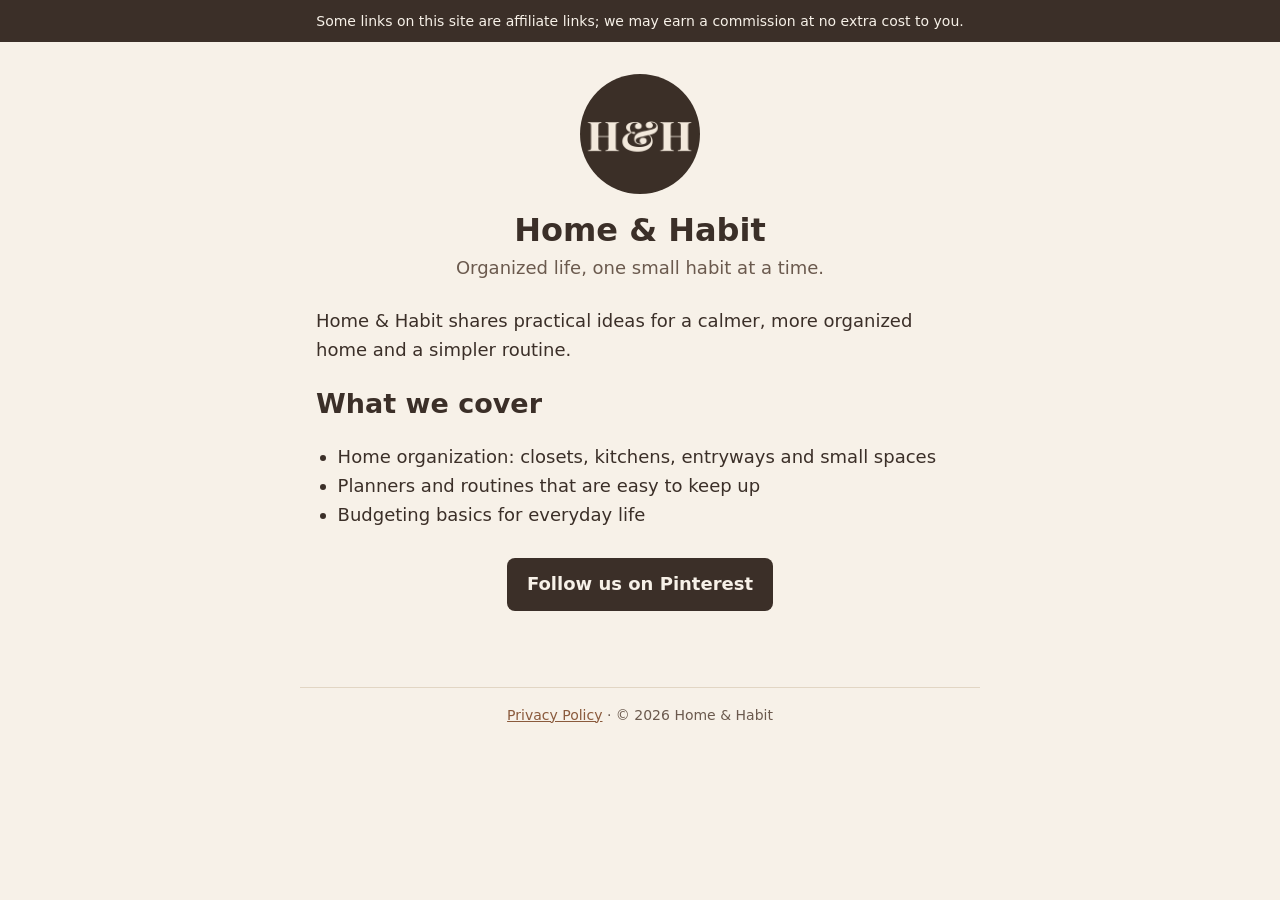
<file: index.html>
<!DOCTYPE html>
<html lang="en">
<head>
<meta charset="utf-8">
<meta name="viewport" content="width=device-width, initial-scale=1">
<title>Home &amp; Habit | Organized life</title>
<meta name="description" content="Home &amp; Habit: simple ideas for an organized home, planners and budgeting.">
<meta name="p:domain_verify" content="ec677f904ebebcb422bb736d4d394c27"/>
<link rel="stylesheet" href="style.css">
</head>
<body>
<div class="disclosure">Some links on this site are affiliate links; we may earn a commission at no extra cost to you.</div>
<main>
<img class="avatar" src="assets/avatar.png" alt="Home &amp; Habit logo" width="120" height="120">
<h1>Home &amp; Habit</h1>
<p class="tag">Organized life, one small habit at a time.</p>
<p>Home &amp; Habit shares practical ideas for a calmer, more organized home and a simpler routine.</p>
<h2>What we cover</h2>
<ul>
<li>Home organization: closets, kitchens, entryways and small spaces</li>
<li>Planners and routines that are easy to keep up</li>
<li>Budgeting basics for everyday life</li>
</ul>
<p class="cta"><a class="btn" href="https://www.pinterest.com/thehomeandhabit/">Follow us on Pinterest</a></p>
</main>
<footer><a href="privacy.html">Privacy Policy</a> &middot; &copy; 2026 Home &amp; Habit</footer>
</body>
</html>
</file>
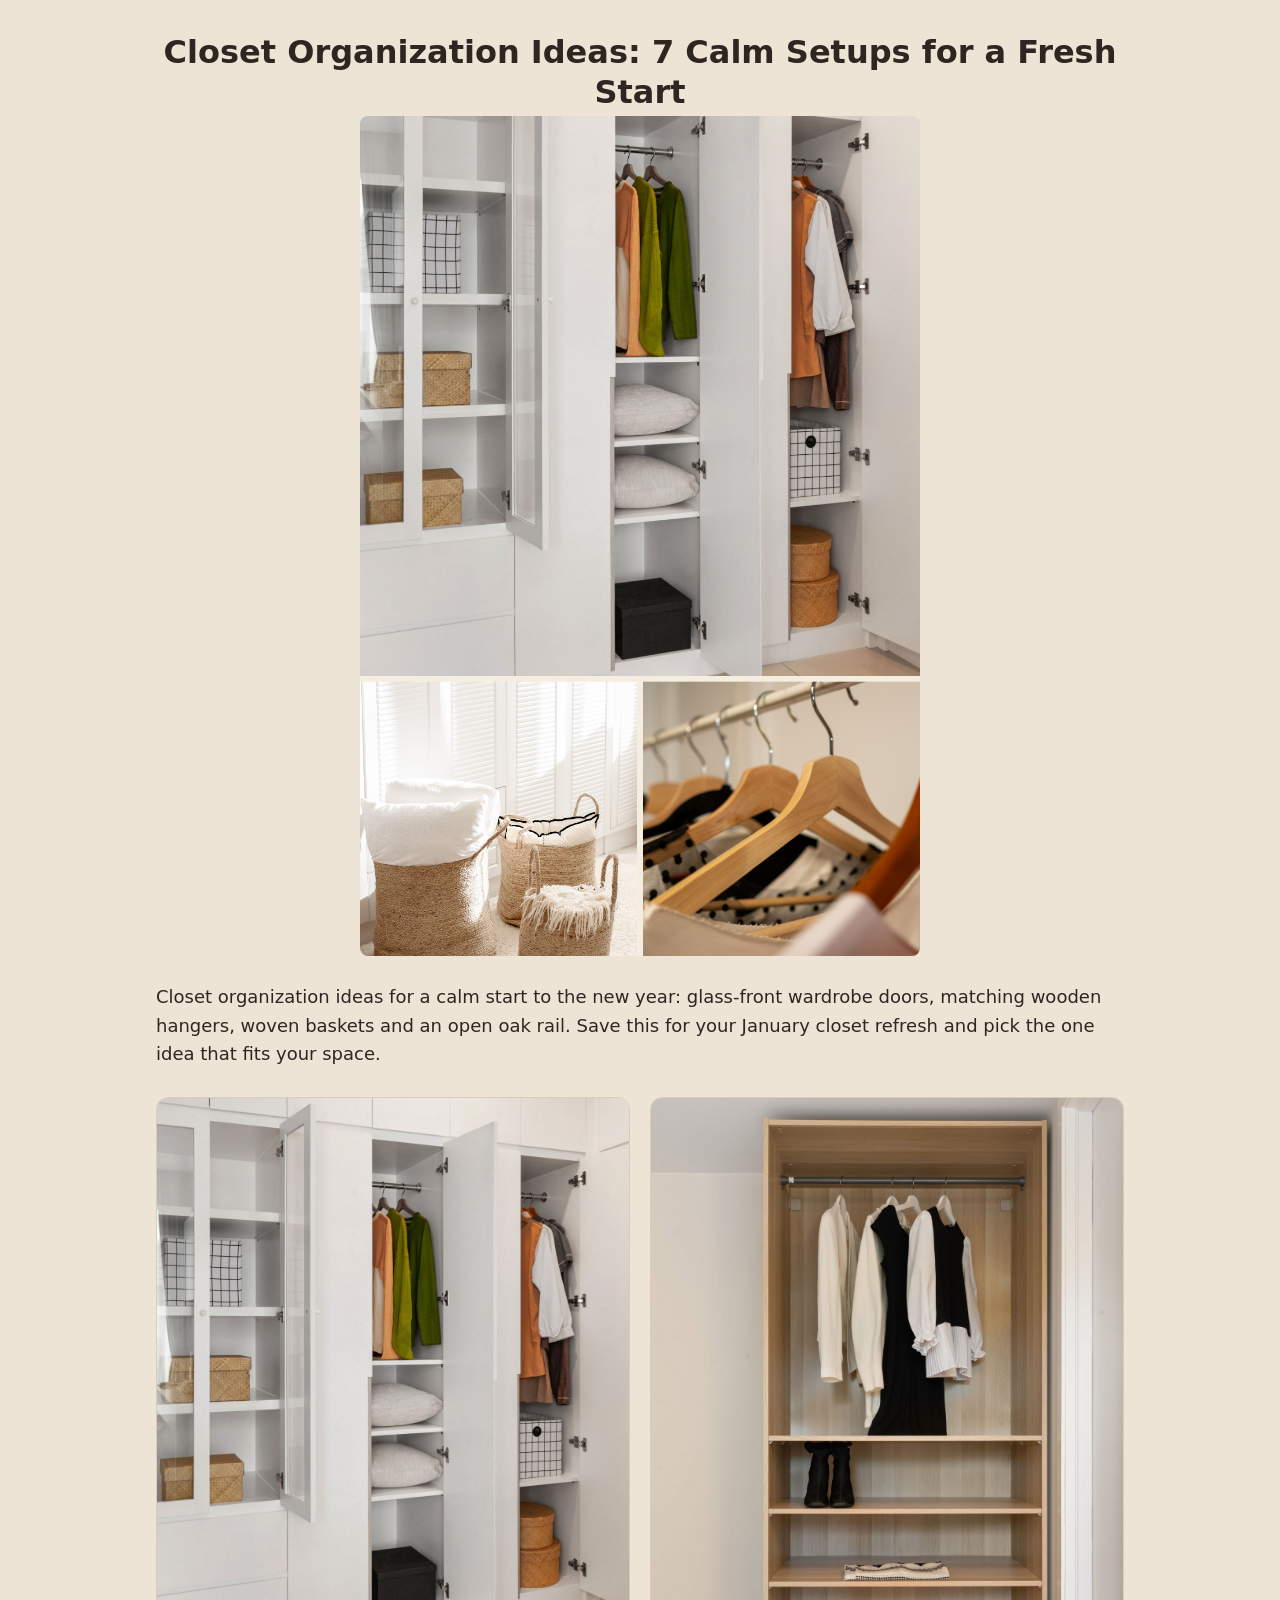
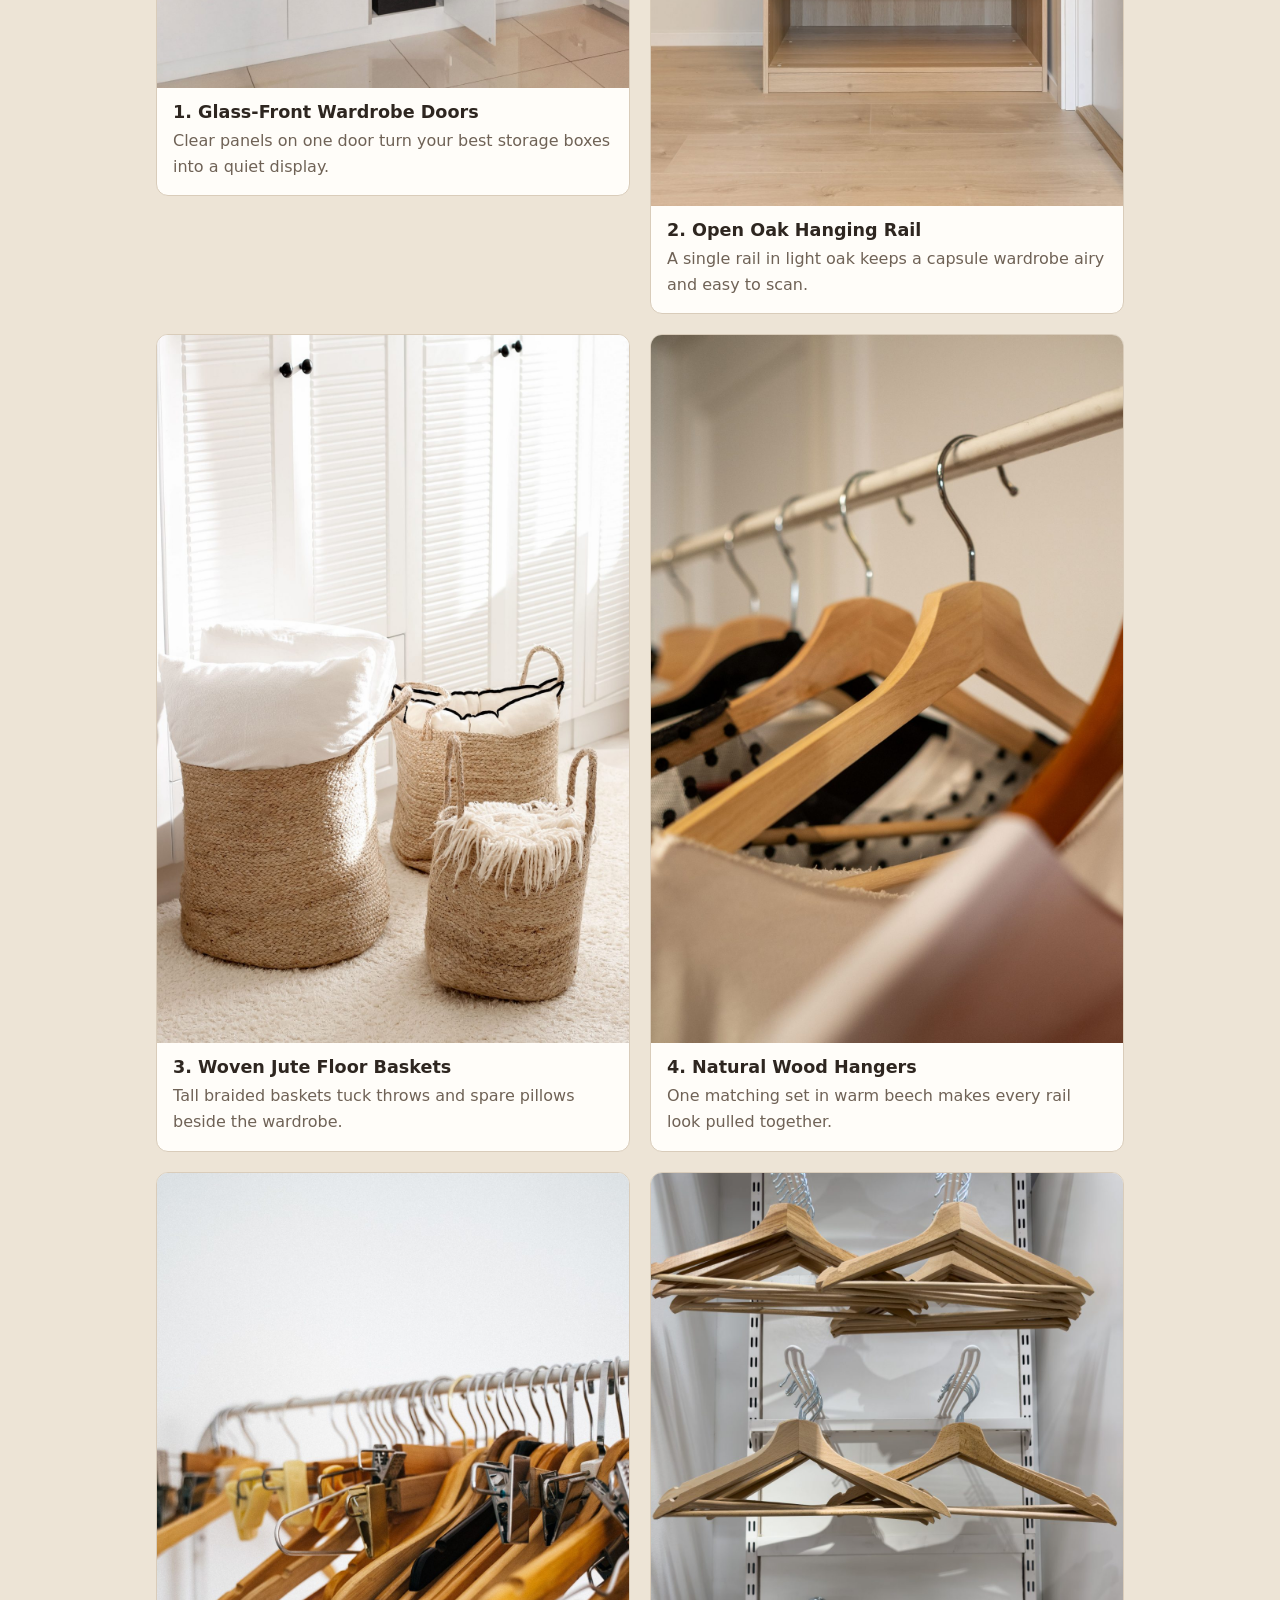
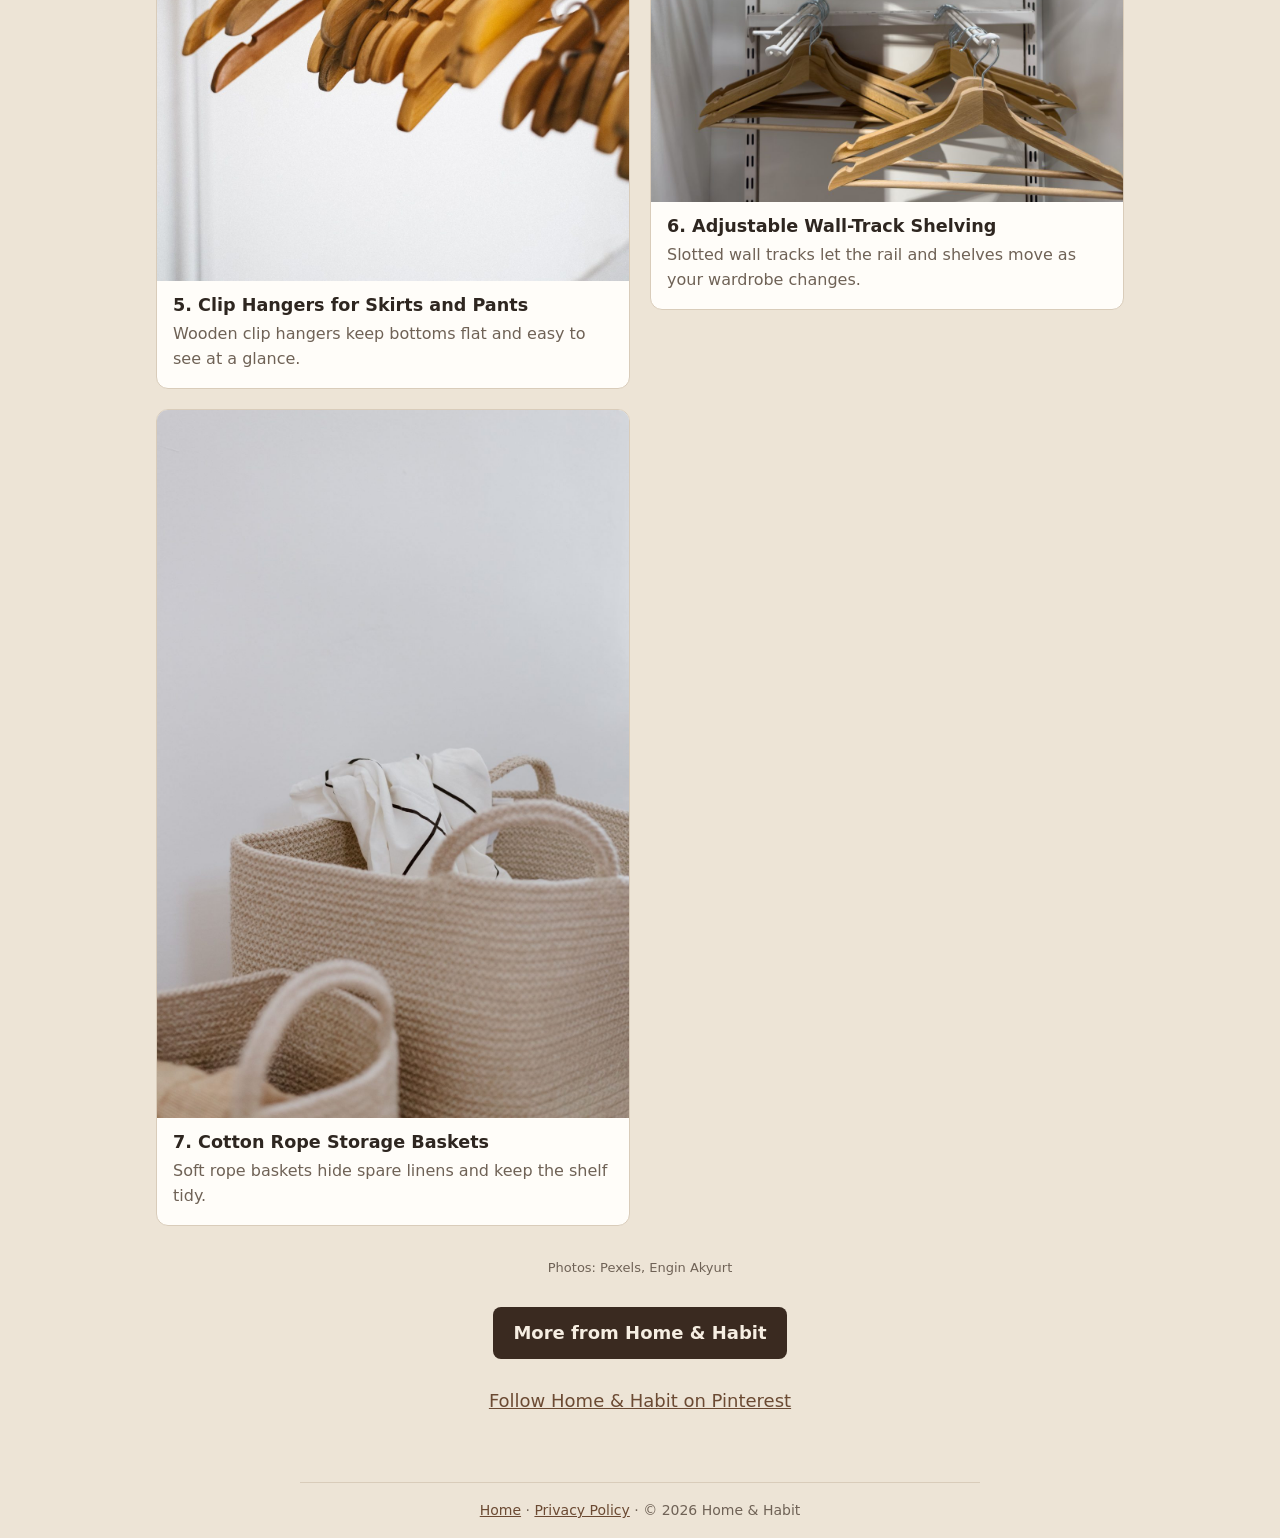
<file: ideas/closet-organization-ideas/index.html>
<!DOCTYPE html>
<!-- generated by src/landing.ts -->
<html lang="en">
<head>
<meta charset="utf-8">
<meta name="viewport" content="width=device-width, initial-scale=1">
<title>Closet Organization Ideas: 7 Calm Setups for a Fresh Start | Home &amp; Habit</title>
<meta name="description" content="Closet organization ideas for a calm start to the new year: glass-front wardrobe doors, matching wooden hangers, woven baskets and an open oak rail. Save this for your January closet refresh and pick the one idea that fits your space.">
<link rel="canonical" href="https://thehomeandhabit.github.io/ideas/closet-organization-ideas/">
<meta property="og:type" content="article">
<meta property="og:site_name" content="Home &amp; Habit">
<meta property="og:title" content="Closet Organization Ideas: 7 Calm Setups for a Fresh Start">
<meta property="og:description" content="Closet organization ideas for a calm start to the new year: glass-front wardrobe doors, matching wooden hangers, woven baskets and an open oak rail. Save this for your January closet refresh and pick the one idea that fits your space.">
<meta property="og:url" content="https://thehomeandhabit.github.io/ideas/closet-organization-ideas/">
<meta property="og:image" content="https://thehomeandhabit.github.io/pins/pin-004.png">
<meta property="og:image:alt" content="Bright white wardrobe with a glass-front door, woven boxes and hanging clothes above two detail photos of woven jute baskets and natural wooden hangers">
<link rel="stylesheet" href="../../style.css">
<style>:root{--bg:#EDE4D6;--ink:#2E2620;--muted:#6F6256;--accent:#6B4A33;--card:#FFFDF9;--line:#D9CCBA}.btn{background:#3A2A20;color:#F6EEE2}@media(prefers-color-scheme:dark){:root{--bg:#1C1713;--ink:#F0E8DC;--muted:#B5A797;--accent:#D2A77F;--card:#26201A;--line:#3A3027}.btn{background:#D2A77F;color:#1C1713}}.hero{max-width:560px;margin:0 auto}.ideas{display:grid;grid-template-columns:1fr;gap:20px;align-items:start;margin:28px 0 0}.step{background:var(--card);border:1px solid var(--line);border-radius:12px;overflow:hidden}.step img{display:block;width:100%;height:auto}.step h2{font-size:1.1rem;margin:0;padding:14px 16px 4px}.step p{margin:0;padding:0 16px 16px;color:var(--muted);font-size:1rem}.credit{font-size:13px;color:var(--muted);text-align:center;margin:32px 0 0}@media(min-width:900px){main{max-width:1000px}.ideas{grid-template-columns:1fr 1fr}}</style>
</head>
<body>
<main>
<h1>Closet Organization Ideas: 7 Calm Setups for a Fresh Start</h1>
<p class="hero"><img src="../../pins/pin-004.png" alt="Bright white wardrobe with a glass-front door, woven boxes and hanging clothes above two detail photos of woven jute baskets and natural wooden hangers" width="1000" height="1500" style="max-width:100%;height:auto;border-radius:8px"></p>
<p>Closet organization ideas for a calm start to the new year: glass-front wardrobe doors, matching wooden hangers, woven baskets and an open oak rail. Save this for your January closet refresh and pick the one idea that fits your space.</p>
<div class="ideas">
<section class="step">
<img src="img/closet-9646754.jpg" alt="White wardrobe with a glass-front door showing woven storage boxes and a rail of folded-over knitwear" width="1200" height="1500" loading="lazy">
<h2>1. Glass-Front Wardrobe Doors</h2>
<p>Clear panels on one door turn your best storage boxes into a quiet display.</p>
</section>
<section class="step">
<img src="img/closet-19878542.jpg" alt="Light oak wardrobe with one hanging rail of white and black clothes and open shelves below" width="1200" height="1800" loading="lazy">
<h2>2. Open Oak Hanging Rail</h2>
<p>A single rail in light oak keeps a capsule wardrobe airy and easy to scan.</p>
</section>
<section class="step">
<img src="img/closet-31390667.jpg" alt="Tall braided jute baskets holding pillows and a fringed throw in front of white louvered doors" width="1200" height="1800" loading="lazy">
<h2>3. Woven Jute Floor Baskets</h2>
<p>Tall braided baskets tuck throws and spare pillows beside the wardrobe.</p>
</section>
<section class="step">
<img src="img/closet-9850406.jpg" alt="Natural wooden hangers on a rail against a soft beige wall" width="1200" height="1800" loading="lazy">
<h2>4. Natural Wood Hangers</h2>
<p>One matching set in warm beech makes every rail look pulled together.</p>
</section>
<section class="step">
<img src="img/closet-6594383.jpg" alt="Rail of wooden clip hangers for skirts and pants against a white wall" width="1200" height="1800" loading="lazy">
<h2>5. Clip Hangers for Skirts and Pants</h2>
<p>Wooden clip hangers keep bottoms flat and easy to see at a glance.</p>
</section>
<section class="step">
<img src="img/closet-39875855.jpg" alt="Wooden hangers on a rail mounted to a slotted wall track in a white closet" width="1200" height="1600" loading="lazy">
<h2>6. Adjustable Wall-Track Shelving</h2>
<p>Slotted wall tracks let the rail and shelves move as your wardrobe changes.</p>
</section>
<section class="step">
<img src="img/closet-10554836.jpg" alt="Cotton rope basket with handles holding folded white linens against a pale wall" width="1200" height="1800" loading="lazy">
<h2>7. Cotton Rope Storage Baskets</h2>
<p>Soft rope baskets hide spare linens and keep the shelf tidy.</p>
</section>
</div>
<p class="credit">Photos: Pexels, Engin Akyurt</p>
<p class="cta"><a class="btn" href="../../index.html">More from Home &amp; Habit</a></p>
<p style="text-align:center"><a href="https://www.pinterest.com/thehomeandhabit/">Follow Home &amp; Habit on Pinterest</a></p>
</main>
<footer><a href="../../index.html">Home</a> &middot; <a href="../../privacy.html">Privacy Policy</a> &middot; &copy; 2026 Home &amp; Habit</footer>
</body>
</html>
</file>
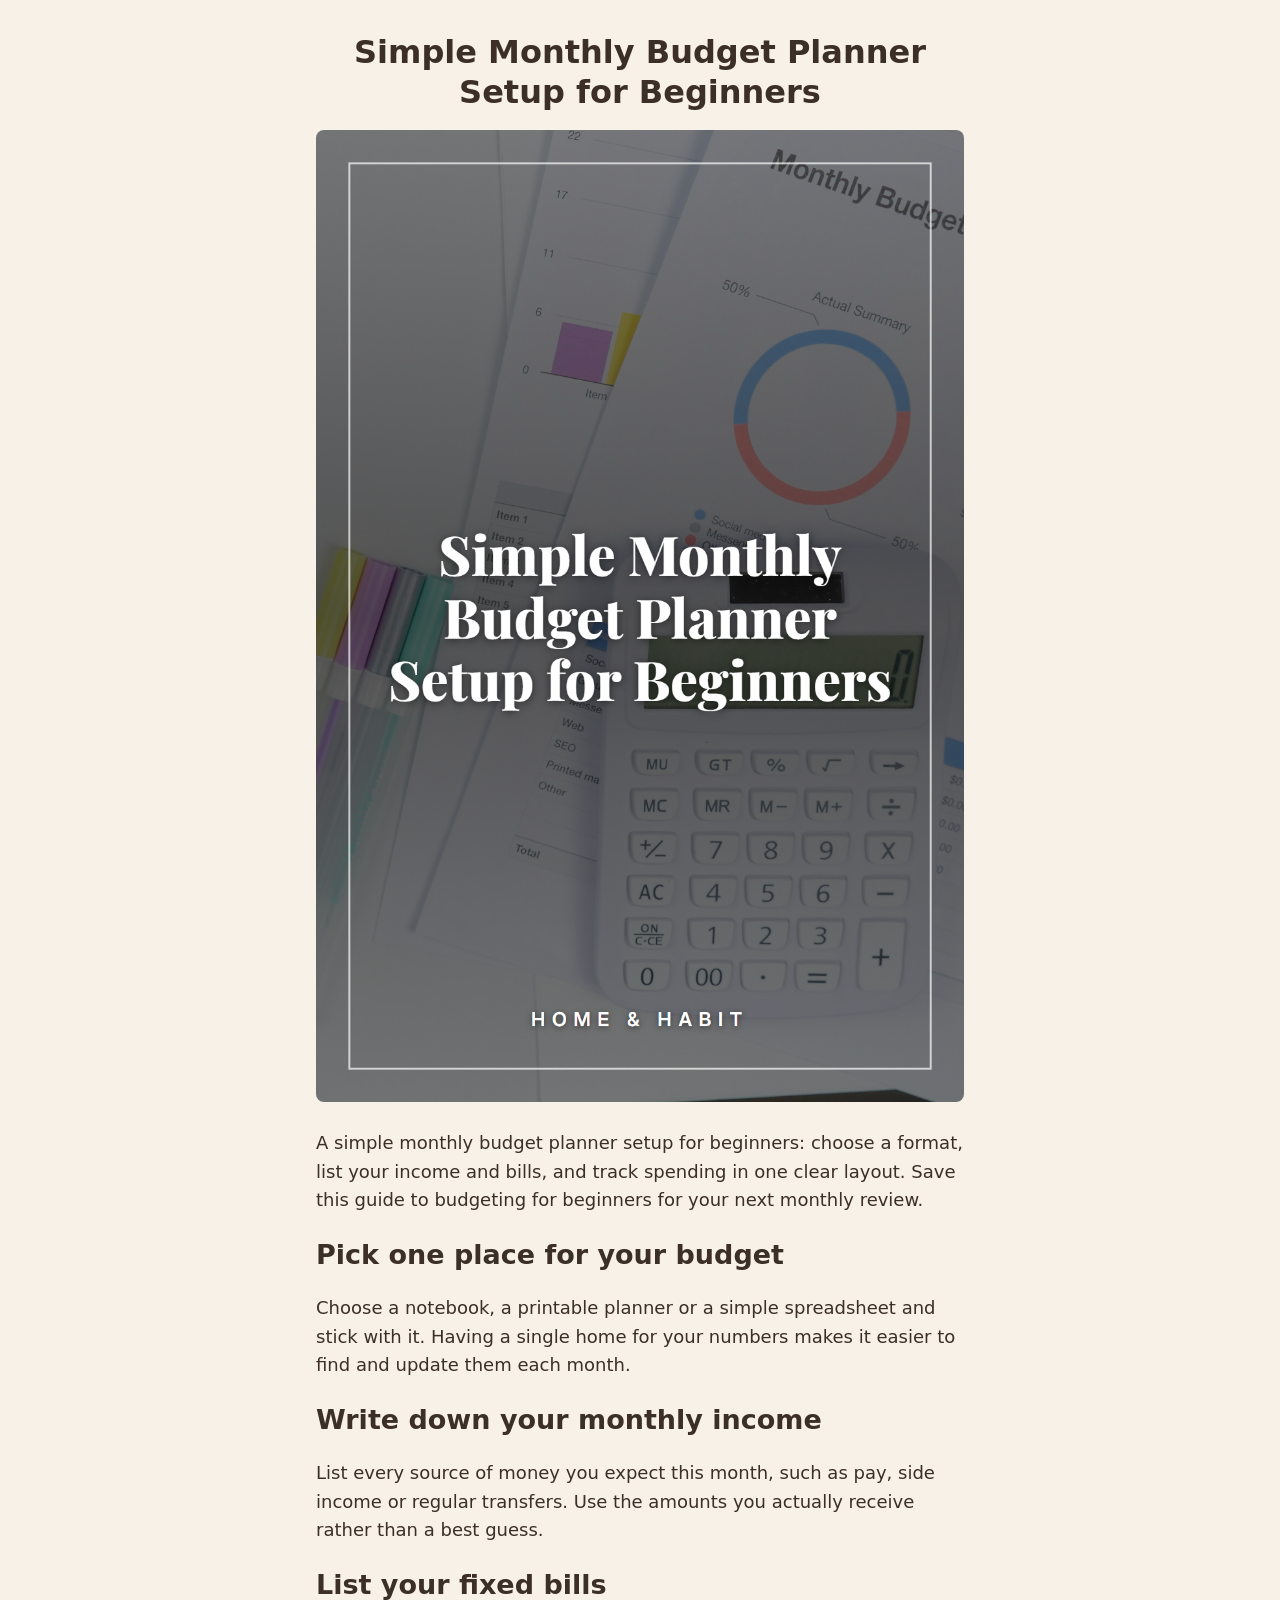
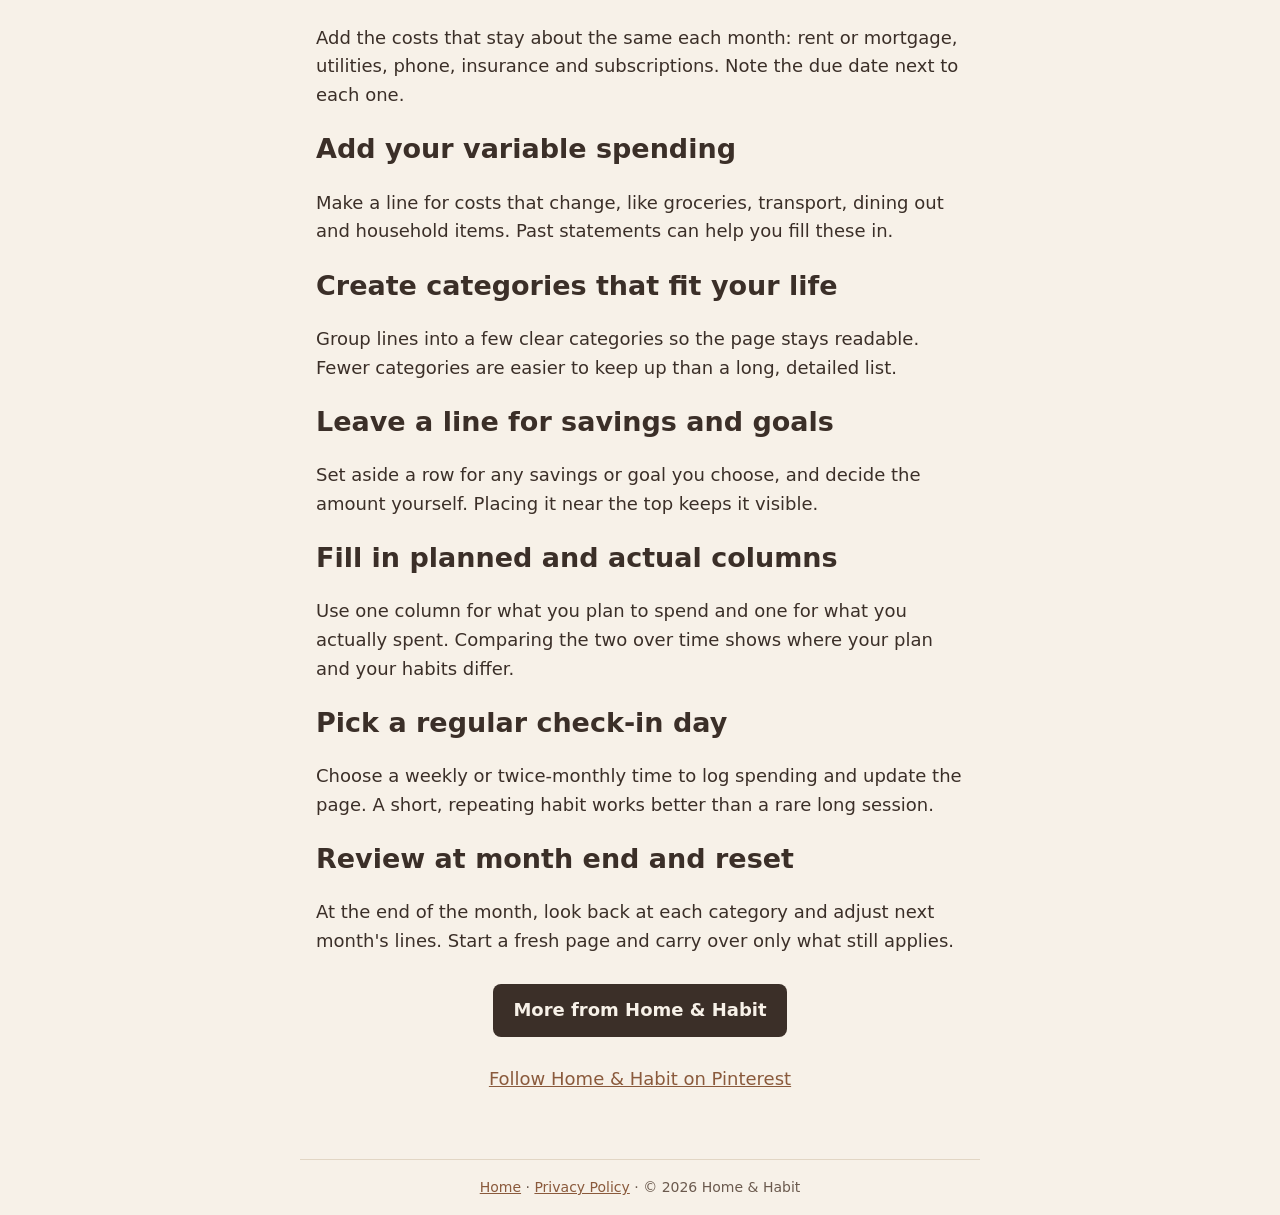
<file: ideas/monthly-budget-planner-setup-beginners/index.html>
<!DOCTYPE html>
<!-- generated by src/landing.ts -->
<html lang="en">
<head>
<meta charset="utf-8">
<meta name="viewport" content="width=device-width, initial-scale=1">
<title>Simple Monthly Budget Planner Setup for Beginners | Home &amp; Habit</title>
<meta name="description" content="A simple monthly budget planner setup for beginners: choose a format, list your income and bills, and track spending in one clear layout. Save this guide to budgeting for beginners for your next monthly review.">
<link rel="canonical" href="https://thehomeandhabit.github.io/ideas/monthly-budget-planner-setup-beginners/">
<meta property="og:type" content="article">
<meta property="og:site_name" content="Home &amp; Habit">
<meta property="og:title" content="Simple Monthly Budget Planner Setup for Beginners">
<meta property="og:description" content="A simple monthly budget planner setup for beginners: choose a format, list your income and bills, and track spending in one clear layout. Save this guide to budgeting for beginners for your next monthly review.">
<meta property="og:url" content="https://thehomeandhabit.github.io/ideas/monthly-budget-planner-setup-beginners/">
<meta property="og:image" content="https://thehomeandhabit.github.io/pins/pin-002.png">
<meta property="og:image:alt" content="Desk with a calculator and budget planning papers behind the text simple monthly budget planner setup for beginners">
<link rel="stylesheet" href="../../style.css">
</head>
<body>
<main>
<h1>Simple Monthly Budget Planner Setup for Beginners</h1>
<p><img src="../../pins/pin-002.png" alt="Desk with a calculator and budget planning papers behind the text simple monthly budget planner setup for beginners" width="1000" height="1500" style="max-width:100%;height:auto;border-radius:8px"></p>
<p>A simple monthly budget planner setup for beginners: choose a format, list your income and bills, and track spending in one clear layout. Save this guide to budgeting for beginners for your next monthly review.</p>
<h2>Pick one place for your budget</h2>
<p>Choose a notebook, a printable planner or a simple spreadsheet and stick with it. Having a single home for your numbers makes it easier to find and update them each month.</p>
<h2>Write down your monthly income</h2>
<p>List every source of money you expect this month, such as pay, side income or regular transfers. Use the amounts you actually receive rather than a best guess.</p>
<h2>List your fixed bills</h2>
<p>Add the costs that stay about the same each month: rent or mortgage, utilities, phone, insurance and subscriptions. Note the due date next to each one.</p>
<h2>Add your variable spending</h2>
<p>Make a line for costs that change, like groceries, transport, dining out and household items. Past statements can help you fill these in.</p>
<h2>Create categories that fit your life</h2>
<p>Group lines into a few clear categories so the page stays readable. Fewer categories are easier to keep up than a long, detailed list.</p>
<h2>Leave a line for savings and goals</h2>
<p>Set aside a row for any savings or goal you choose, and decide the amount yourself. Placing it near the top keeps it visible.</p>
<h2>Fill in planned and actual columns</h2>
<p>Use one column for what you plan to spend and one for what you actually spent. Comparing the two over time shows where your plan and your habits differ.</p>
<h2>Pick a regular check-in day</h2>
<p>Choose a weekly or twice-monthly time to log spending and update the page. A short, repeating habit works better than a rare long session.</p>
<h2>Review at month end and reset</h2>
<p>At the end of the month, look back at each category and adjust next month&#39;s lines. Start a fresh page and carry over only what still applies.</p>
<p class="cta"><a class="btn" href="../../index.html">More from Home &amp; Habit</a></p>
<p style="text-align:center"><a href="https://www.pinterest.com/thehomeandhabit/">Follow Home &amp; Habit on Pinterest</a></p>
</main>
<footer><a href="../../index.html">Home</a> &middot; <a href="../../privacy.html">Privacy Policy</a> &middot; &copy; 2026 Home &amp; Habit</footer>
</body>
</html>
</file>
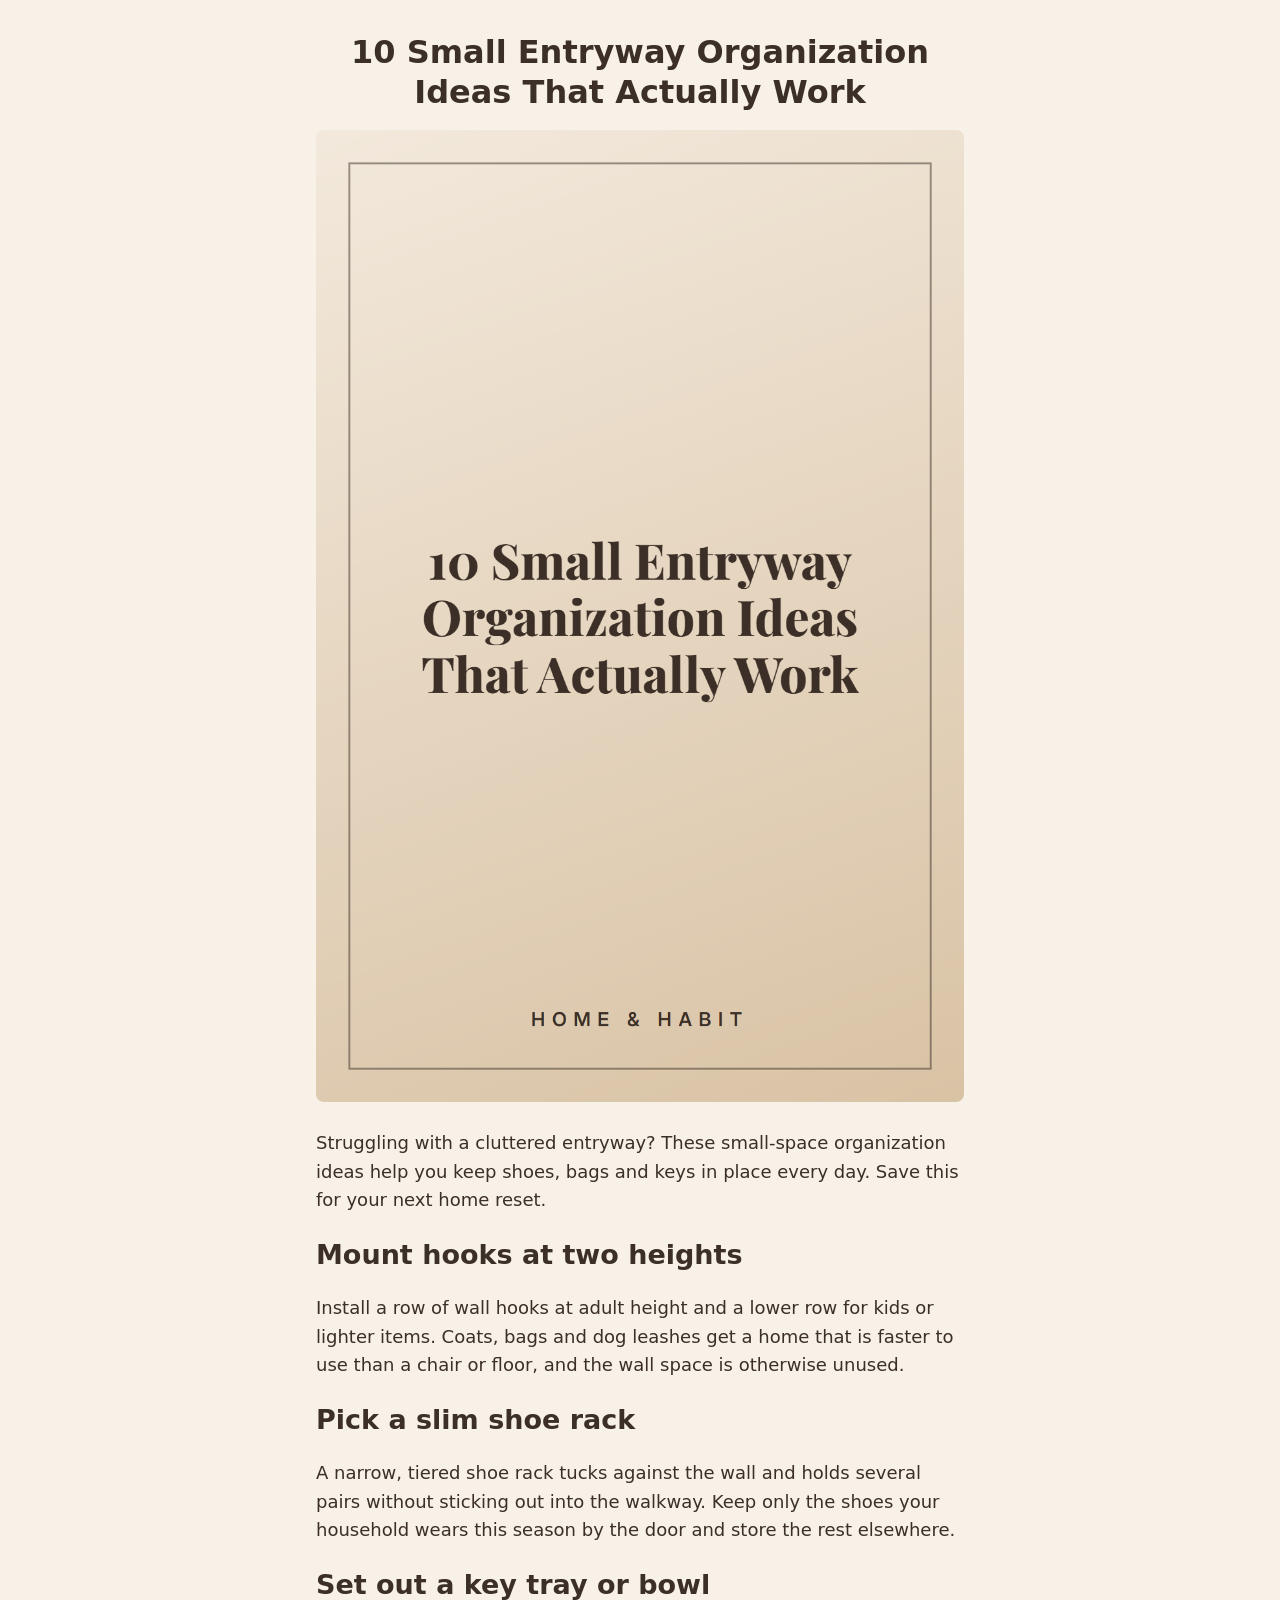
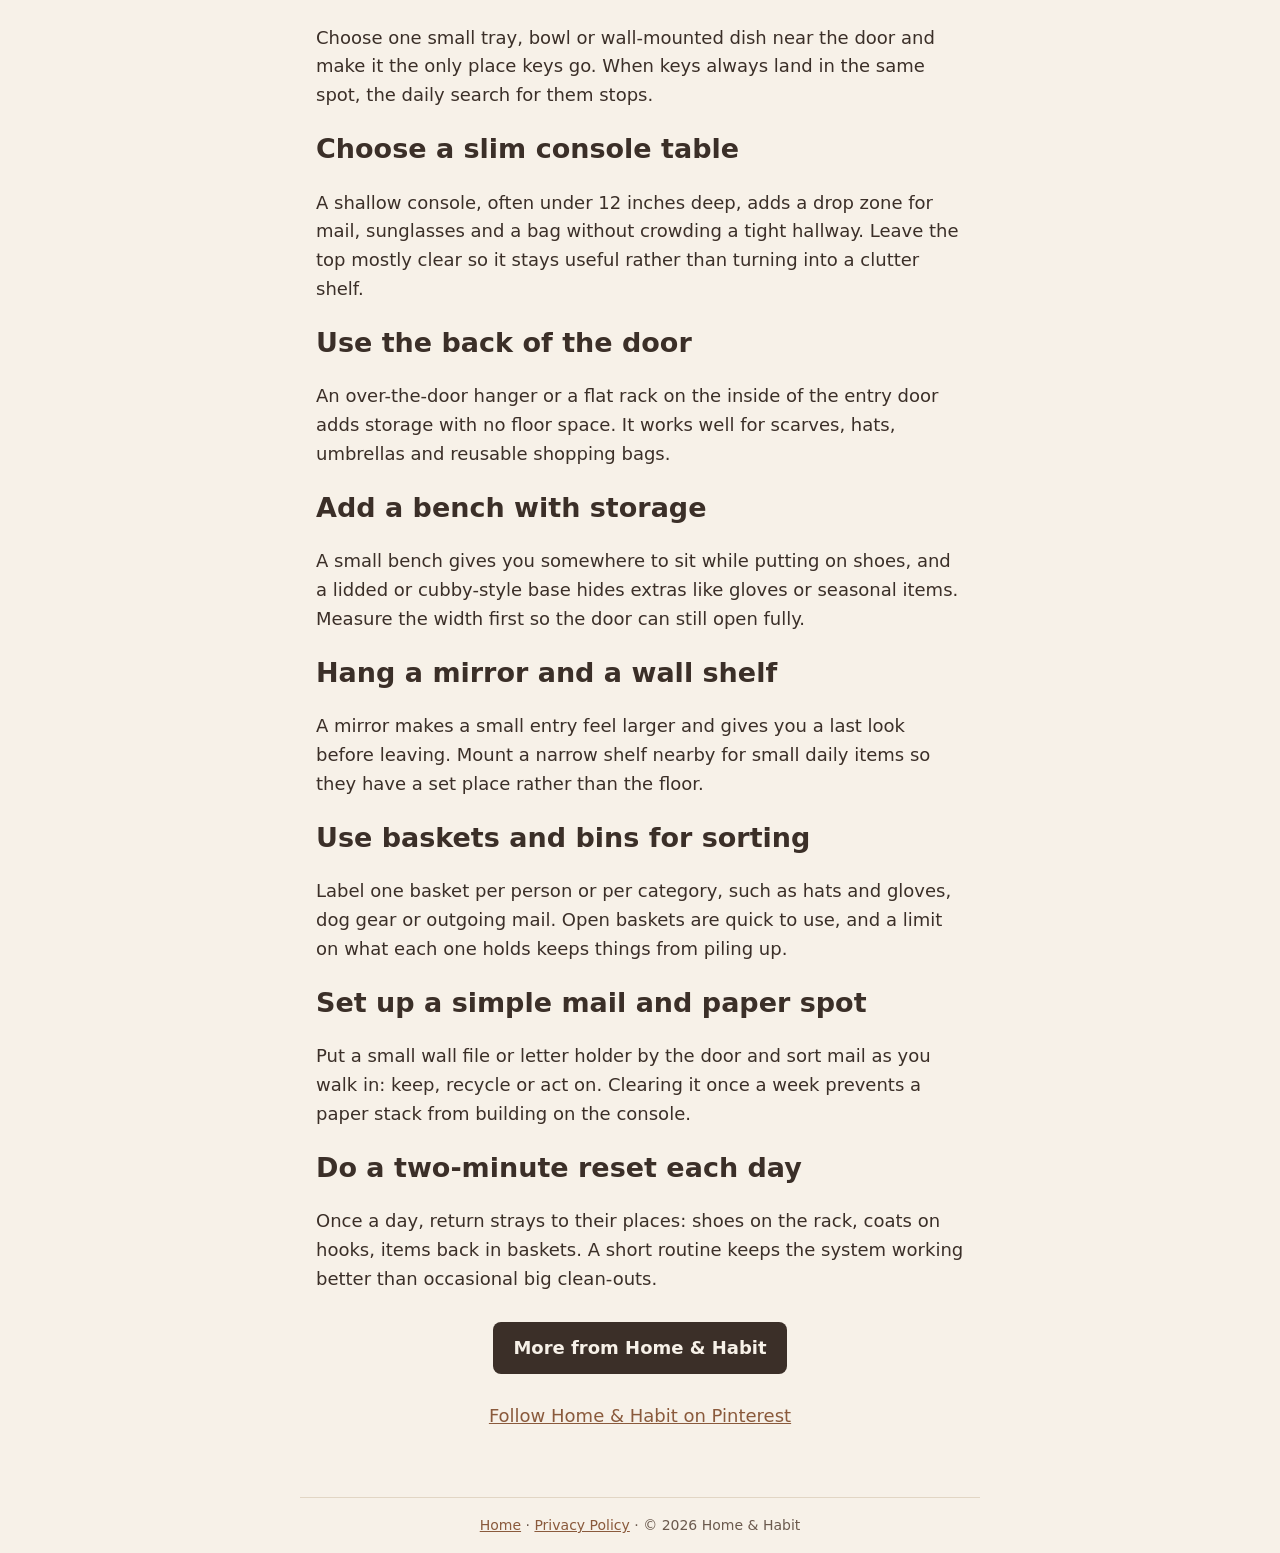
<file: ideas/small-entryway-organization-ideas/index.html>
<!DOCTYPE html>
<!-- generated by src/landing.ts -->
<html lang="en">
<head>
<meta charset="utf-8">
<meta name="viewport" content="width=device-width, initial-scale=1">
<title>10 Small Entryway Organization Ideas That Actually Work | Home &amp; Habit</title>
<meta name="description" content="Struggling with a cluttered entryway? These small-space organization ideas help you keep shoes, bags and keys in place every day. Save this for your next home reset.">
<link rel="canonical" href="https://thehomeandhabit.github.io/ideas/small-entryway-organization-ideas/">
<meta property="og:type" content="article">
<meta property="og:site_name" content="Home &amp; Habit">
<meta property="og:title" content="10 Small Entryway Organization Ideas That Actually Work">
<meta property="og:description" content="Struggling with a cluttered entryway? These small-space organization ideas help you keep shoes, bags and keys in place every day. Save this for your next home reset.">
<meta property="og:url" content="https://thehomeandhabit.github.io/ideas/small-entryway-organization-ideas/">
<meta property="og:image" content="https://thehomeandhabit.github.io/pins/pin-001.png">
<meta property="og:image:alt" content="Beige pin with the text 10 small entryway organization ideas that actually work">
<link rel="stylesheet" href="../../style.css">
</head>
<body>
<main>
<h1>10 Small Entryway Organization Ideas That Actually Work</h1>
<p><img src="../../pins/pin-001.png" alt="Beige pin with the text 10 small entryway organization ideas that actually work" width="1000" height="1500" style="max-width:100%;height:auto;border-radius:8px"></p>
<p>Struggling with a cluttered entryway? These small-space organization ideas help you keep shoes, bags and keys in place every day. Save this for your next home reset.</p>
<h2>Mount hooks at two heights</h2>
<p>Install a row of wall hooks at adult height and a lower row for kids or lighter items. Coats, bags and dog leashes get a home that is faster to use than a chair or floor, and the wall space is otherwise unused.</p>
<h2>Pick a slim shoe rack</h2>
<p>A narrow, tiered shoe rack tucks against the wall and holds several pairs without sticking out into the walkway. Keep only the shoes your household wears this season by the door and store the rest elsewhere.</p>
<h2>Set out a key tray or bowl</h2>
<p>Choose one small tray, bowl or wall-mounted dish near the door and make it the only place keys go. When keys always land in the same spot, the daily search for them stops.</p>
<h2>Choose a slim console table</h2>
<p>A shallow console, often under 12 inches deep, adds a drop zone for mail, sunglasses and a bag without crowding a tight hallway. Leave the top mostly clear so it stays useful rather than turning into a clutter shelf.</p>
<h2>Use the back of the door</h2>
<p>An over-the-door hanger or a flat rack on the inside of the entry door adds storage with no floor space. It works well for scarves, hats, umbrellas and reusable shopping bags.</p>
<h2>Add a bench with storage</h2>
<p>A small bench gives you somewhere to sit while putting on shoes, and a lidded or cubby-style base hides extras like gloves or seasonal items. Measure the width first so the door can still open fully.</p>
<h2>Hang a mirror and a wall shelf</h2>
<p>A mirror makes a small entry feel larger and gives you a last look before leaving. Mount a narrow shelf nearby for small daily items so they have a set place rather than the floor.</p>
<h2>Use baskets and bins for sorting</h2>
<p>Label one basket per person or per category, such as hats and gloves, dog gear or outgoing mail. Open baskets are quick to use, and a limit on what each one holds keeps things from piling up.</p>
<h2>Set up a simple mail and paper spot</h2>
<p>Put a small wall file or letter holder by the door and sort mail as you walk in: keep, recycle or act on. Clearing it once a week prevents a paper stack from building on the console.</p>
<h2>Do a two-minute reset each day</h2>
<p>Once a day, return strays to their places: shoes on the rack, coats on hooks, items back in baskets. A short routine keeps the system working better than occasional big clean-outs.</p>
<p class="cta"><a class="btn" href="../../index.html">More from Home &amp; Habit</a></p>
<p style="text-align:center"><a href="https://www.pinterest.com/thehomeandhabit/">Follow Home &amp; Habit on Pinterest</a></p>
</main>
<footer><a href="../../index.html">Home</a> &middot; <a href="../../privacy.html">Privacy Policy</a> &middot; &copy; 2026 Home &amp; Habit</footer>
</body>
</html>
</file>
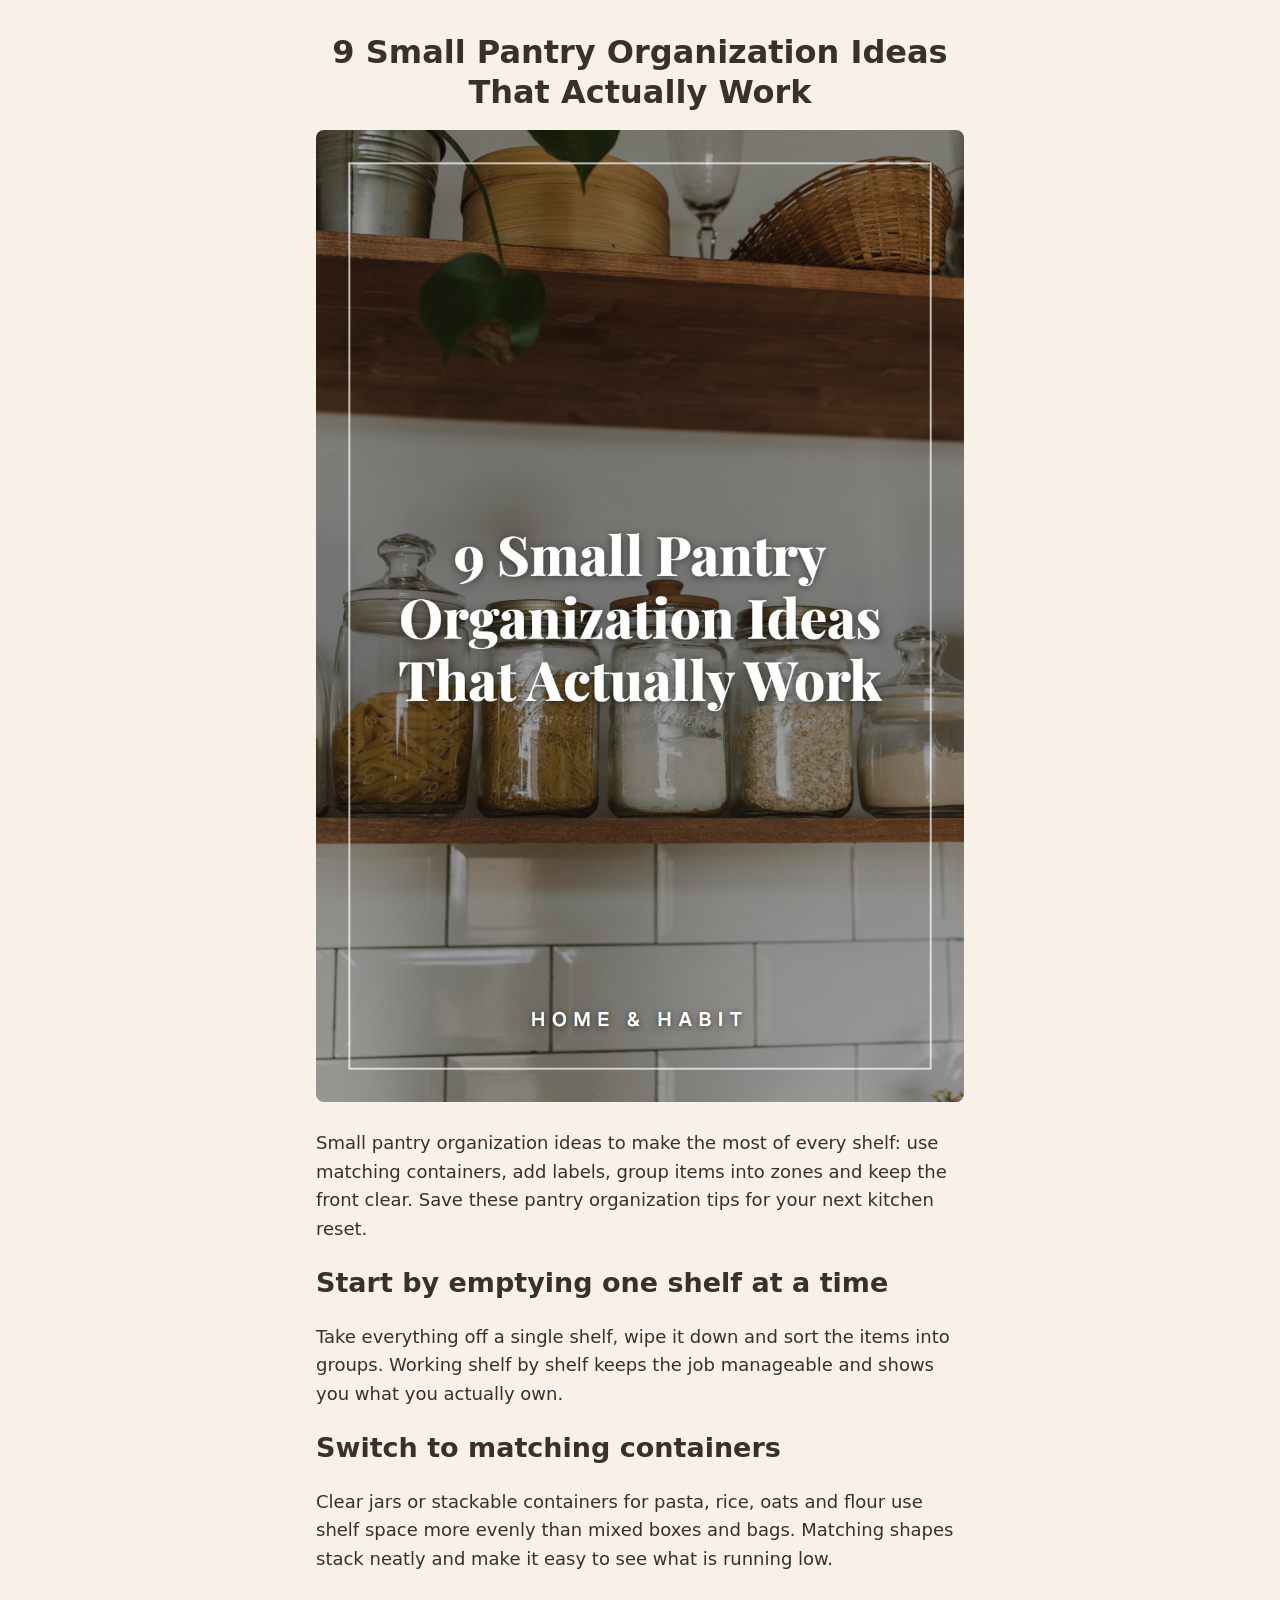
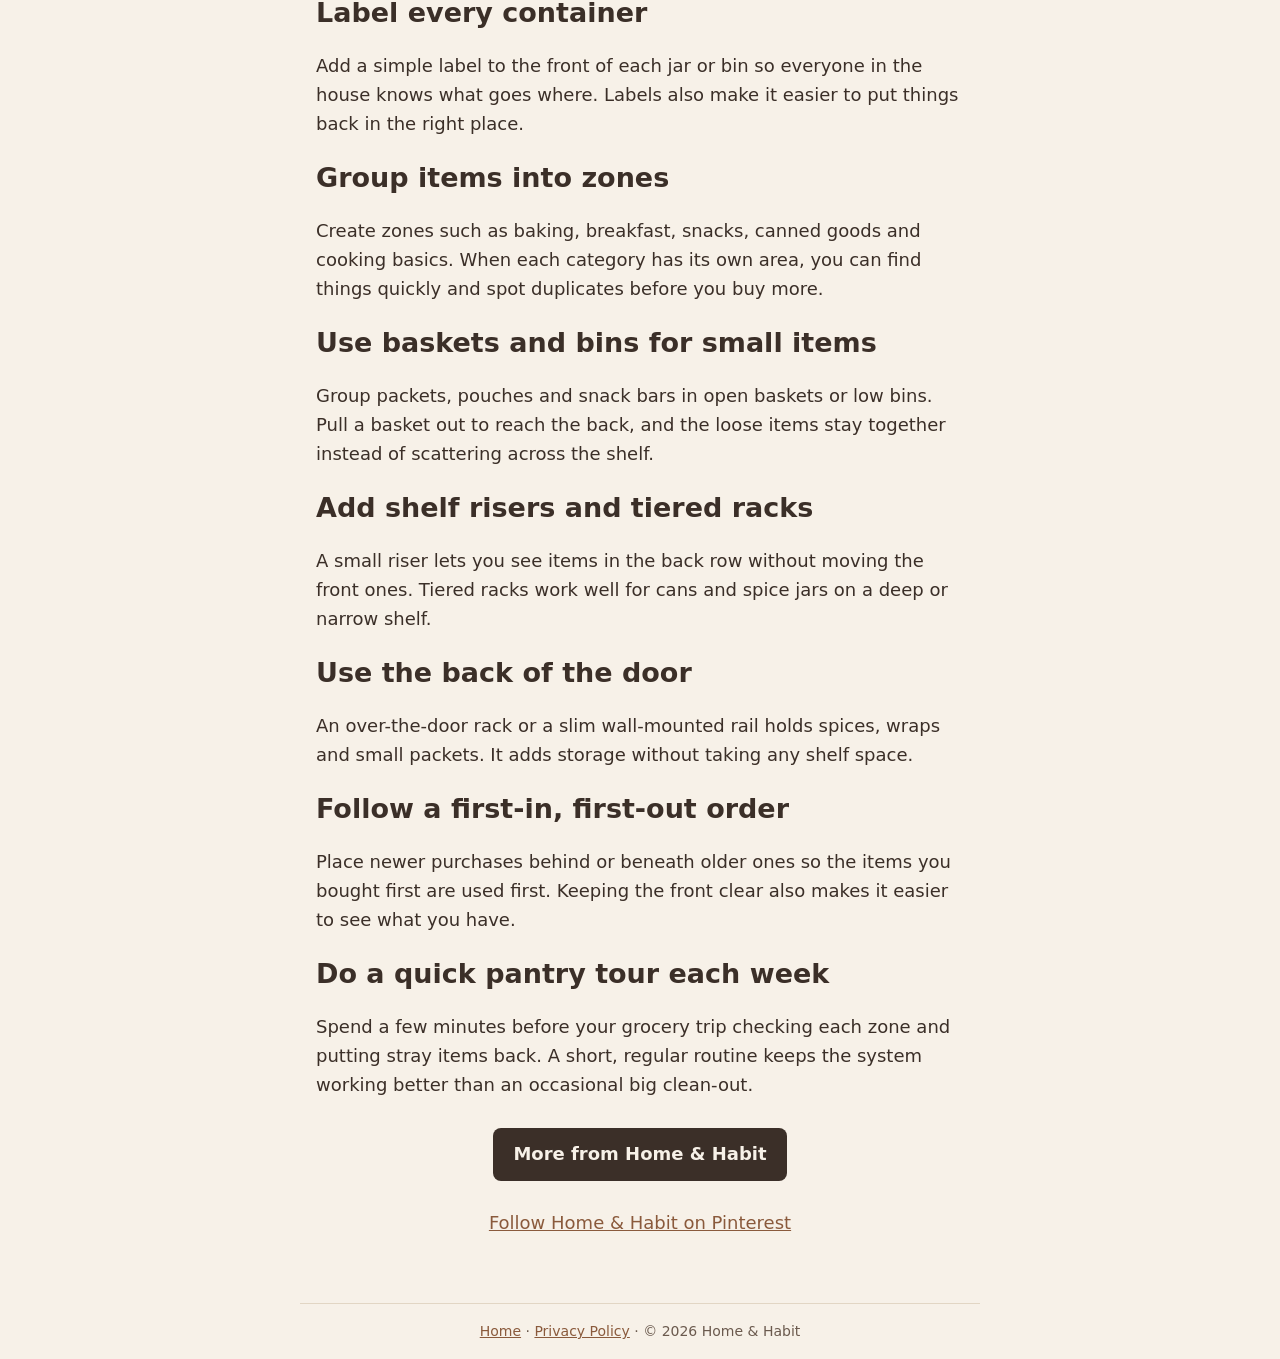
<file: ideas/small-pantry-organization-ideas/index.html>
<!DOCTYPE html>
<!-- generated by src/landing.ts -->
<html lang="en">
<head>
<meta charset="utf-8">
<meta name="viewport" content="width=device-width, initial-scale=1">
<title>9 Small Pantry Organization Ideas That Actually Work | Home &amp; Habit</title>
<meta name="description" content="Small pantry organization ideas to make the most of every shelf: use matching containers, add labels, group items into zones and keep the front clear. Save these pantry organization tips for your next kitchen reset.">
<link rel="canonical" href="https://thehomeandhabit.github.io/ideas/small-pantry-organization-ideas/">
<meta property="og:type" content="article">
<meta property="og:site_name" content="Home &amp; Habit">
<meta property="og:title" content="9 Small Pantry Organization Ideas That Actually Work">
<meta property="og:description" content="Small pantry organization ideas to make the most of every shelf: use matching containers, add labels, group items into zones and keep the front clear. Save these pantry organization tips for your next kitchen reset.">
<meta property="og:url" content="https://thehomeandhabit.github.io/ideas/small-pantry-organization-ideas/">
<meta property="og:image" content="https://thehomeandhabit.github.io/pins/pin-003.png">
<meta property="og:image:alt" content="Glass jars of pasta, oats and flour lined up on a wooden kitchen shelf behind the text 9 small pantry organization ideas that actually work">
<link rel="stylesheet" href="../../style.css">
</head>
<body>
<main>
<h1>9 Small Pantry Organization Ideas That Actually Work</h1>
<p><img src="../../pins/pin-003.png" alt="Glass jars of pasta, oats and flour lined up on a wooden kitchen shelf behind the text 9 small pantry organization ideas that actually work" width="1000" height="1500" style="max-width:100%;height:auto;border-radius:8px"></p>
<p>Small pantry organization ideas to make the most of every shelf: use matching containers, add labels, group items into zones and keep the front clear. Save these pantry organization tips for your next kitchen reset.</p>
<h2>Start by emptying one shelf at a time</h2>
<p>Take everything off a single shelf, wipe it down and sort the items into groups. Working shelf by shelf keeps the job manageable and shows you what you actually own.</p>
<h2>Switch to matching containers</h2>
<p>Clear jars or stackable containers for pasta, rice, oats and flour use shelf space more evenly than mixed boxes and bags. Matching shapes stack neatly and make it easy to see what is running low.</p>
<h2>Label every container</h2>
<p>Add a simple label to the front of each jar or bin so everyone in the house knows what goes where. Labels also make it easier to put things back in the right place.</p>
<h2>Group items into zones</h2>
<p>Create zones such as baking, breakfast, snacks, canned goods and cooking basics. When each category has its own area, you can find things quickly and spot duplicates before you buy more.</p>
<h2>Use baskets and bins for small items</h2>
<p>Group packets, pouches and snack bars in open baskets or low bins. Pull a basket out to reach the back, and the loose items stay together instead of scattering across the shelf.</p>
<h2>Add shelf risers and tiered racks</h2>
<p>A small riser lets you see items in the back row without moving the front ones. Tiered racks work well for cans and spice jars on a deep or narrow shelf.</p>
<h2>Use the back of the door</h2>
<p>An over-the-door rack or a slim wall-mounted rail holds spices, wraps and small packets. It adds storage without taking any shelf space.</p>
<h2>Follow a first-in, first-out order</h2>
<p>Place newer purchases behind or beneath older ones so the items you bought first are used first. Keeping the front clear also makes it easier to see what you have.</p>
<h2>Do a quick pantry tour each week</h2>
<p>Spend a few minutes before your grocery trip checking each zone and putting stray items back. A short, regular routine keeps the system working better than an occasional big clean-out.</p>
<p class="cta"><a class="btn" href="../../index.html">More from Home &amp; Habit</a></p>
<p style="text-align:center"><a href="https://www.pinterest.com/thehomeandhabit/">Follow Home &amp; Habit on Pinterest</a></p>
</main>
<footer><a href="../../index.html">Home</a> &middot; <a href="../../privacy.html">Privacy Policy</a> &middot; &copy; 2026 Home &amp; Habit</footer>
</body>
</html>
</file>
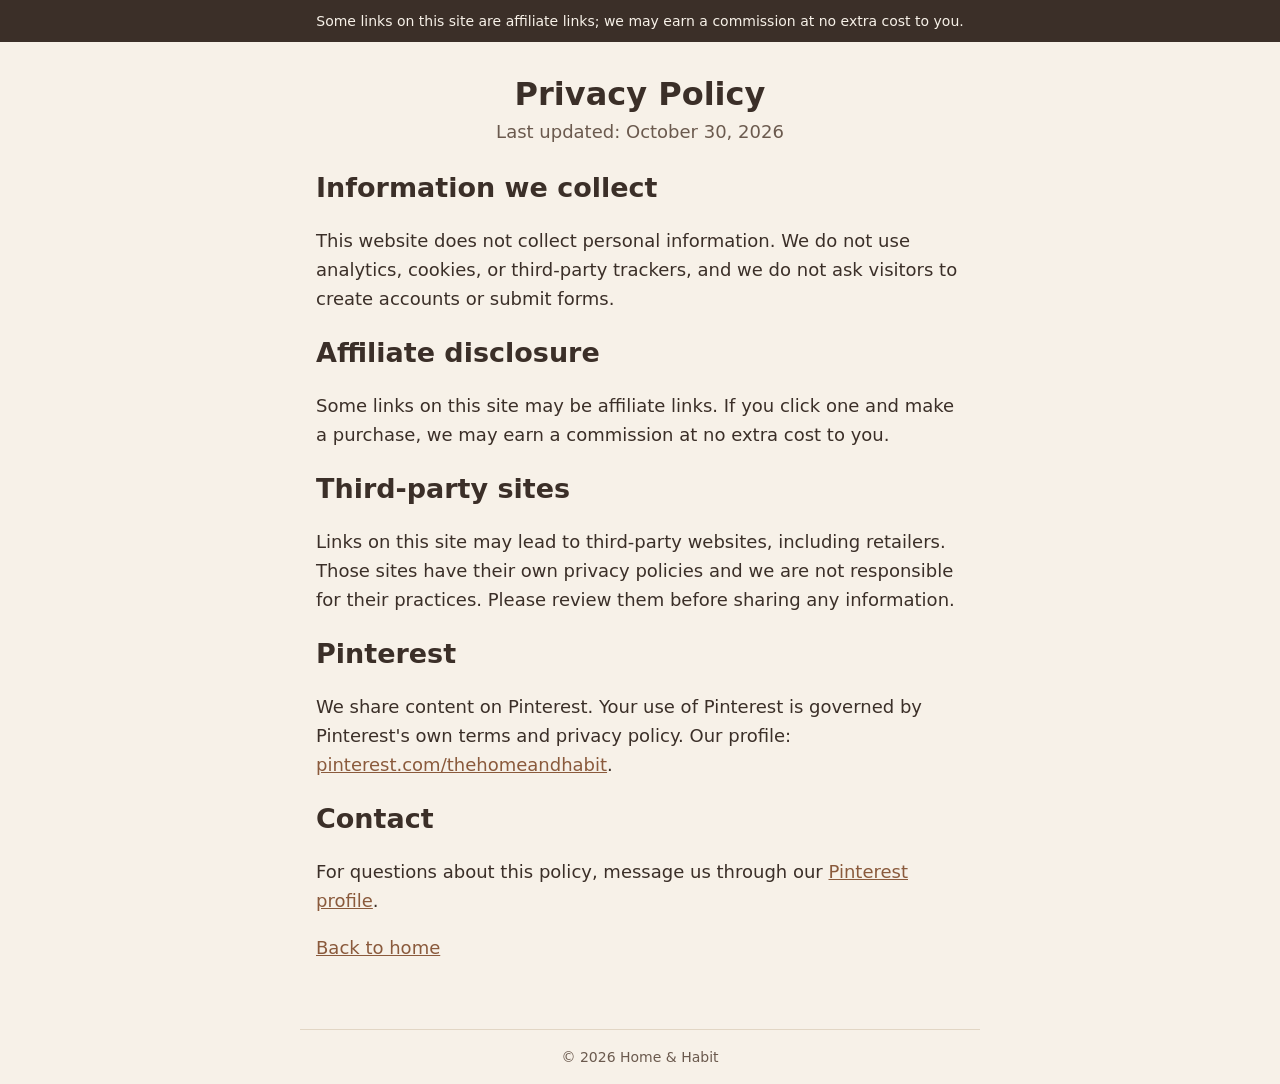
<file: privacy.html>
<!DOCTYPE html>
<html lang="en">
<head>
<meta charset="utf-8">
<meta name="viewport" content="width=device-width, initial-scale=1">
<title>Privacy Policy | Home &amp; Habit</title>
<meta name="description" content="Privacy policy for Home &amp; Habit.">
<link rel="stylesheet" href="style.css">
</head>
<body>
<div class="disclosure">Some links on this site are affiliate links; we may earn a commission at no extra cost to you.</div>
<main>
<h1>Privacy Policy</h1>
<p class="tag">Last updated: October 30, 2026</p>
<h2>Information we collect</h2>
<p>This website does not collect personal information. We do not use analytics, cookies, or third-party trackers, and we do not ask visitors to create accounts or submit forms.</p>
<h2>Affiliate disclosure</h2>
<p>Some links on this site may be affiliate links. If you click one and make a purchase, we may earn a commission at no extra cost to you.</p>
<h2>Third-party sites</h2>
<p>Links on this site may lead to third-party websites, including retailers. Those sites have their own privacy policies and we are not responsible for their practices. Please review them before sharing any information.</p>
<h2>Pinterest</h2>
<p>We share content on Pinterest. Your use of Pinterest is governed by Pinterest's own terms and privacy policy. Our profile: <a href="https://www.pinterest.com/thehomeandhabit/">pinterest.com/thehomeandhabit</a>.</p>
<h2>Contact</h2>
<p>For questions about this policy, message us through our <a href="https://www.pinterest.com/thehomeandhabit/">Pinterest profile</a>.</p>
<p><a href="index.html">Back to home</a></p>
</main>
<footer>&copy; 2026 Home &amp; Habit</footer>
</body>
</html>
</file>
<file: style.css>
:root{--bg:#f7f1e8;--ink:#3b2f28;--muted:#6b5a4e;--accent:#8a5a3c;--card:#fffaf2;--line:#e2d6c4}
*{box-sizing:border-box}
body{margin:0;background:var(--bg);color:var(--ink);font:18px/1.6 system-ui,-apple-system,"Segoe UI",Roboto,Arial,sans-serif}
.disclosure{background:var(--ink);color:#f7f1e8;font-size:14px;text-align:center;padding:10px 16px}
main{max-width:680px;margin:0 auto;padding:32px 16px 48px}
img.avatar{width:120px;height:120px;border-radius:50%;display:block;margin:0 auto 16px}
h1,h2{line-height:1.25}
h1{text-align:center;margin:0 0 4px;font-size:2rem}
.tag{text-align:center;color:var(--muted);margin:0 0 24px}
a{color:var(--accent);text-decoration:underline}
a:focus-visible{outline:3px solid var(--ink);outline-offset:2px}
.btn{display:inline-block;background:var(--ink);color:#f7f1e8;padding:12px 20px;border-radius:8px;text-decoration:none;font-weight:600}
.cta{text-align:center;margin:28px 0}
ul{padding-left:1.2em}
footer{max-width:680px;margin:0 auto;padding:16px;border-top:1px solid var(--line);font-size:14px;color:var(--muted);text-align:center}
</file>
